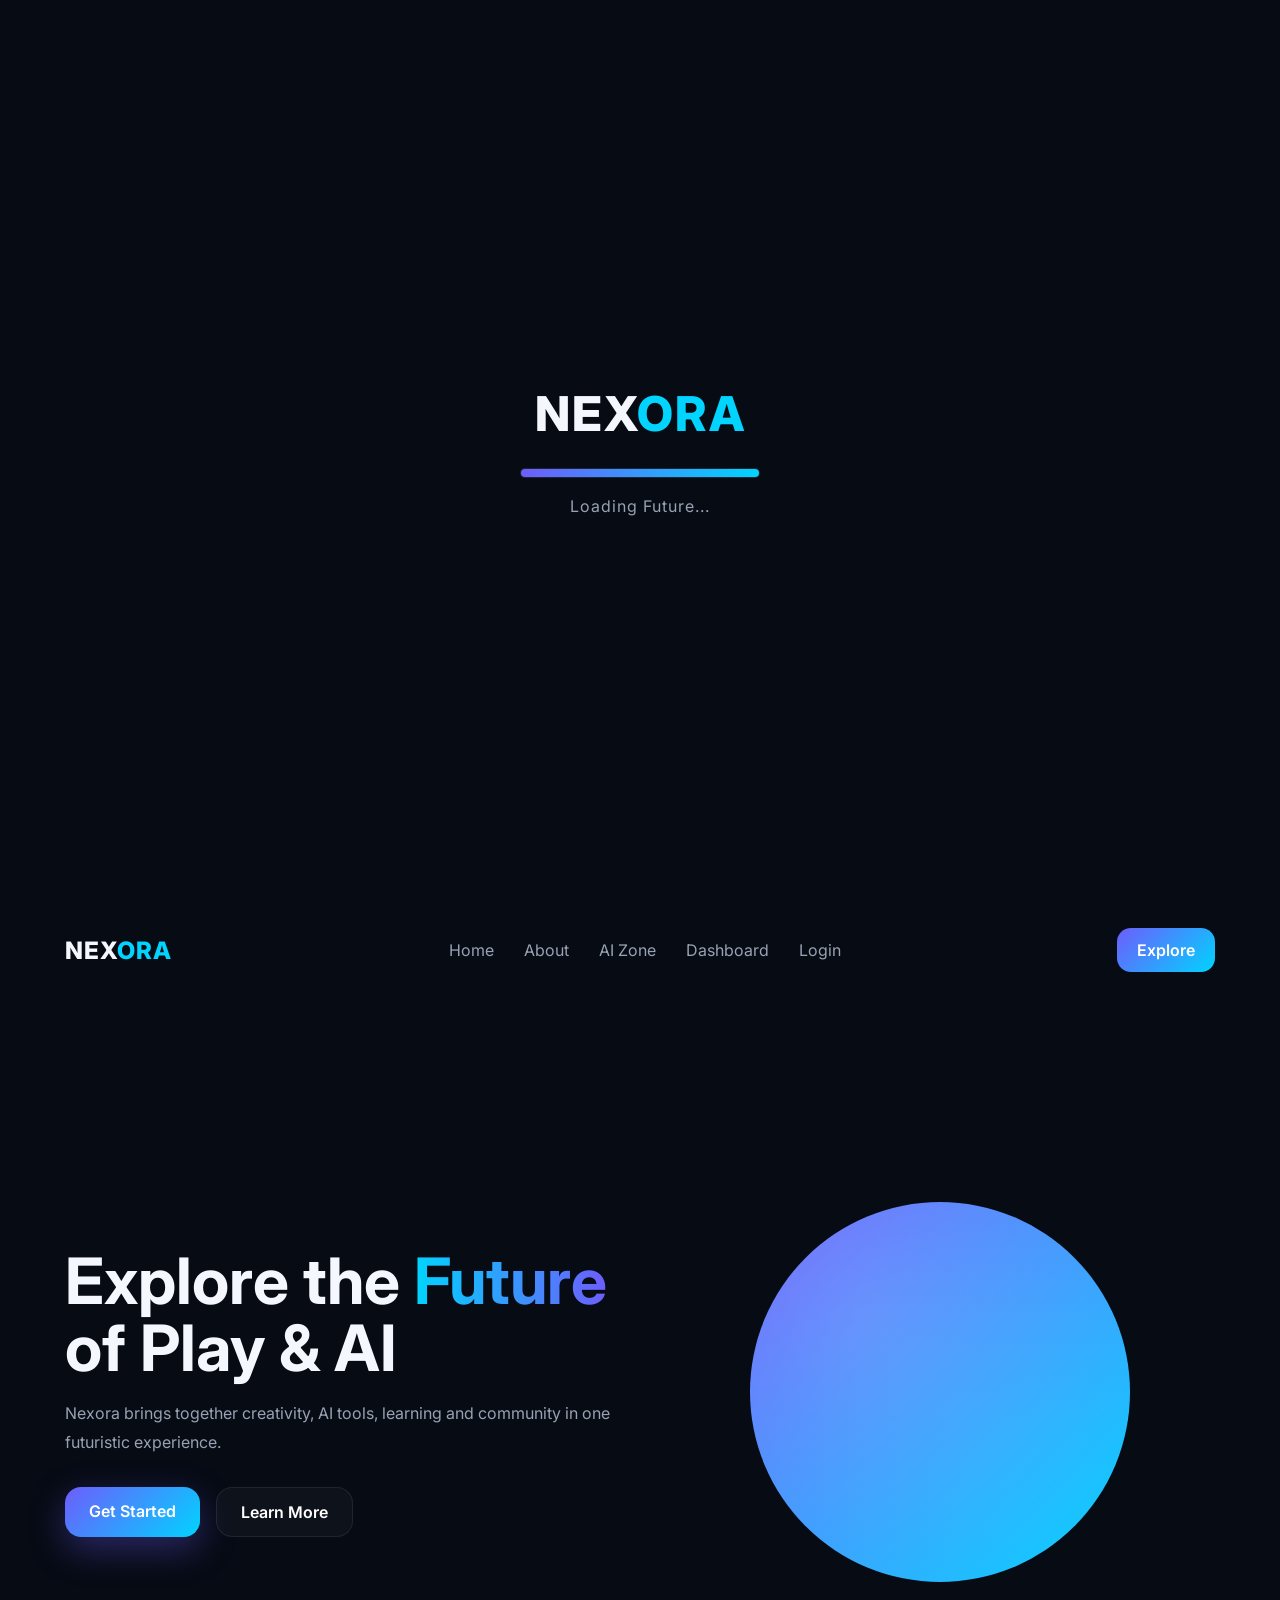
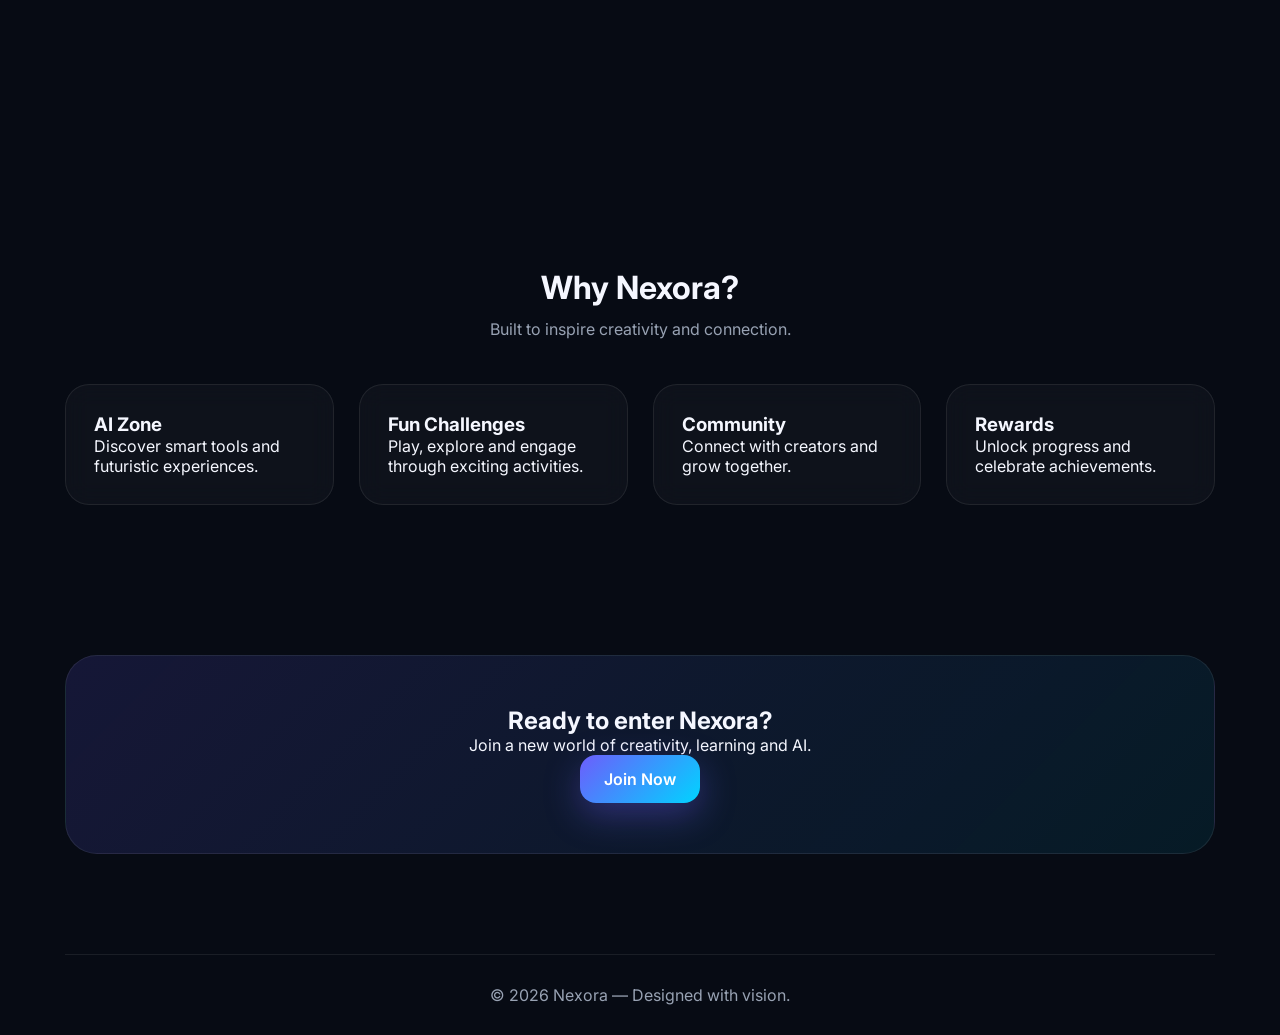
<file: index.html>
<!DOCTYPE html>
<html lang="en">
<head>
<meta charset="UTF-8">
<meta name="viewport" content="width=device-width, initial-scale=1.0">

<title>Nexora | Play, Learn, Create</title>
<meta name="description" content="Nexora - Explore AI, Play, Learn and Connect.">

<link rel="preconnect" href="https://fonts.googleapis.com">
<link rel="preconnect" href="https://fonts.gstatic.com" crossorigin>

<link href="https://fonts.googleapis.com/css2?family=Inter:wght@300;400;500;700;800&display=swap" rel="stylesheet">

<!-- MAIN CSS -->
<link rel="stylesheet" href="style.css">

<style>
*{
    margin:0;
    padding:0;
    box-sizing:border-box;
}

:root{
    --bg:#070b14;
    --card:#101827;
    --text:#f5f7ff;
    --muted:#98a2b3;
    --primary:#6d5dfc;
    --secondary:#00d4ff;
    --border:rgba(255,255,255,.08);
}

body{
    font-family:'Inter',sans-serif;
    background:var(--bg);
    color:var(--text);
    overflow-x:hidden;
}

body::before{
    content:"";
    position:fixed;
    inset:0;
    background:
    radial-gradient(circle at 20% 20%, rgba(109,93,252,.18), transparent 30%),
    radial-gradient(circle at 80% 30%, rgba(0,212,255,.12), transparent 25%);
    z-index:-1;
}

.container{
    width:min(1150px,92%);
    margin:auto;
}

/* NAV */

nav{
    display:flex;
    justify-content:space-between;
    align-items:center;
    padding:24px 0;
}

.logo{
    font-size:1.5rem;
    font-weight:800;
    letter-spacing:1px;
}

.logo span{
    color:var(--secondary);
}

.nav-links{
    display:flex;
    gap:30px;
}

.nav-links a{
    color:var(--muted);
    text-decoration:none;
    transition:.3s;
}

.nav-links a:hover{
    color:white;
}

.nav-btn{
    padding:12px 20px;
    border:none;
    border-radius:14px;
    background:linear-gradient(135deg,var(--primary),var(--secondary));
    color:white;
    font-weight:600;
    cursor:pointer;
}

/* HERO */

.hero{
    min-height:88vh;
    display:grid;
    grid-template-columns:1fr 1fr;
    align-items:center;
    gap:50px;
}

.hero-text h1{
    font-size:4rem;
    line-height:1.05;
    margin-bottom:18px;
}

.hero-text h1 span{
    background:linear-gradient(90deg,var(--secondary),var(--primary));
    -webkit-background-clip:text;
    -webkit-text-fill-color:transparent;
}

.hero-text p{
    color:var(--muted);
    line-height:1.8;
    margin-bottom:30px;
}

.hero-buttons{
    display:flex;
    gap:16px;
}

.btn{
    padding:14px 24px;
    border-radius:16px;
    text-decoration:none;
    font-weight:600;
}

.primary{
    background:linear-gradient(135deg,var(--primary),var(--secondary));
    color:white;
}

.secondary{
    border:1px solid var(--border);
    color:white;
    background:rgba(255,255,255,.03);
}

.visual{
    display:flex;
    justify-content:center;
}

.orb{
    width:380px;
    height:380px;
    border-radius:50%;
    background:
    radial-gradient(circle at 30% 30%, rgba(255,255,255,.15), transparent),
    linear-gradient(135deg,var(--primary),var(--secondary));
}

.features{
    padding:80px 0;
}

.cards{
    display:grid;
    grid-template-columns:repeat(auto-fit,minmax(250px,1fr));
    gap:25px;
}

.card{
    background:rgba(255,255,255,.03);
    border:1px solid var(--border);
    border-radius:24px;
    padding:28px;
}

.cta{
    padding:70px 0 100px;
}

.cta-box{
    border:1px solid var(--border);
    border-radius:32px;
    padding:50px;
    text-align:center;
}

footer{
    padding:30px 0;
    text-align:center;
    border-top:1px solid var(--border);
    color:var(--muted);
}
</style>
</head>

<body>

<!-- PARTICLES -->
<canvas id="particles"></canvas>

<!-- LOADER -->
<div id="loader">
    <div class="loader-content">
        <h1 class="loader-logo">
            NEX<span>ORA</span>
        </h1>

        <div class="loader-bar">
            <div class="loader-progress"></div>
        </div>

        <p>Loading Future...</p>
    </div>
</div>

<div class="container">

<nav>

    <div class="logo">
        NEX<span>ORA</span>
    </div>

    <div class="nav-links">
        <a href="index.html">Home</a>
        <a href="about.html">About</a>
        <a href="ai-zone.html">AI Zone</a>
        <a href="dashboard.html">Dashboard</a>
        <a href="login.html">Login</a>
    </div>

    <a href="login.html" class="nav-btn">
        Explore
    </a>

</nav>

<section class="hero">

    <div class="hero-text">

        <h1>
            Explore the
            <span>Future</span><br>
            of Play & AI
        </h1>

        <p>
            Nexora brings together creativity, AI tools,
            learning and community in one futuristic experience.
        </p>

        <div class="hero-buttons">

            <a href="login.html"
               class="btn primary">
               Get Started
            </a>

            <a href="about.html"
               class="btn secondary">
               Learn More
            </a>

        </div>

    </div>

    <div class="visual">
        <div class="orb"></div>
    </div>

</section>

<section class="features">

    <h2 class="section-title">
        Why Nexora?
    </h2>

    <p class="section-sub">
        Built to inspire creativity and connection.
    </p>

    <div class="cards">

        <div class="card">
            <h3>AI Zone</h3>
            <p>Discover smart tools and futuristic experiences.</p>
        </div>

        <div class="card">
            <h3>Fun Challenges</h3>
            <p>Play, explore and engage through exciting activities.</p>
        </div>

        <div class="card">
            <h3>Community</h3>
            <p>Connect with creators and grow together.</p>
        </div>

        <div class="card">
            <h3>Rewards</h3>
            <p>Unlock progress and celebrate achievements.</p>
        </div>

    </div>

</section>

<section class="cta">

    <div class="cta-box">

        <h2>Ready to enter Nexora?</h2>

        <p>
            Join a new world of creativity,
            learning and AI.
        </p>

        <a href="login.html"
           class="btn primary">
           Join Now
        </a>

    </div>

</section>

<footer>
    © 2026 Nexora — Designed with vision.
</footer>

</div>

<!-- JAVASCRIPT FILES -->
<script src="script.js"></script>
<script src="loader.js"></script>
<script src="particles.js"></script>

</body>
</html>
</file>
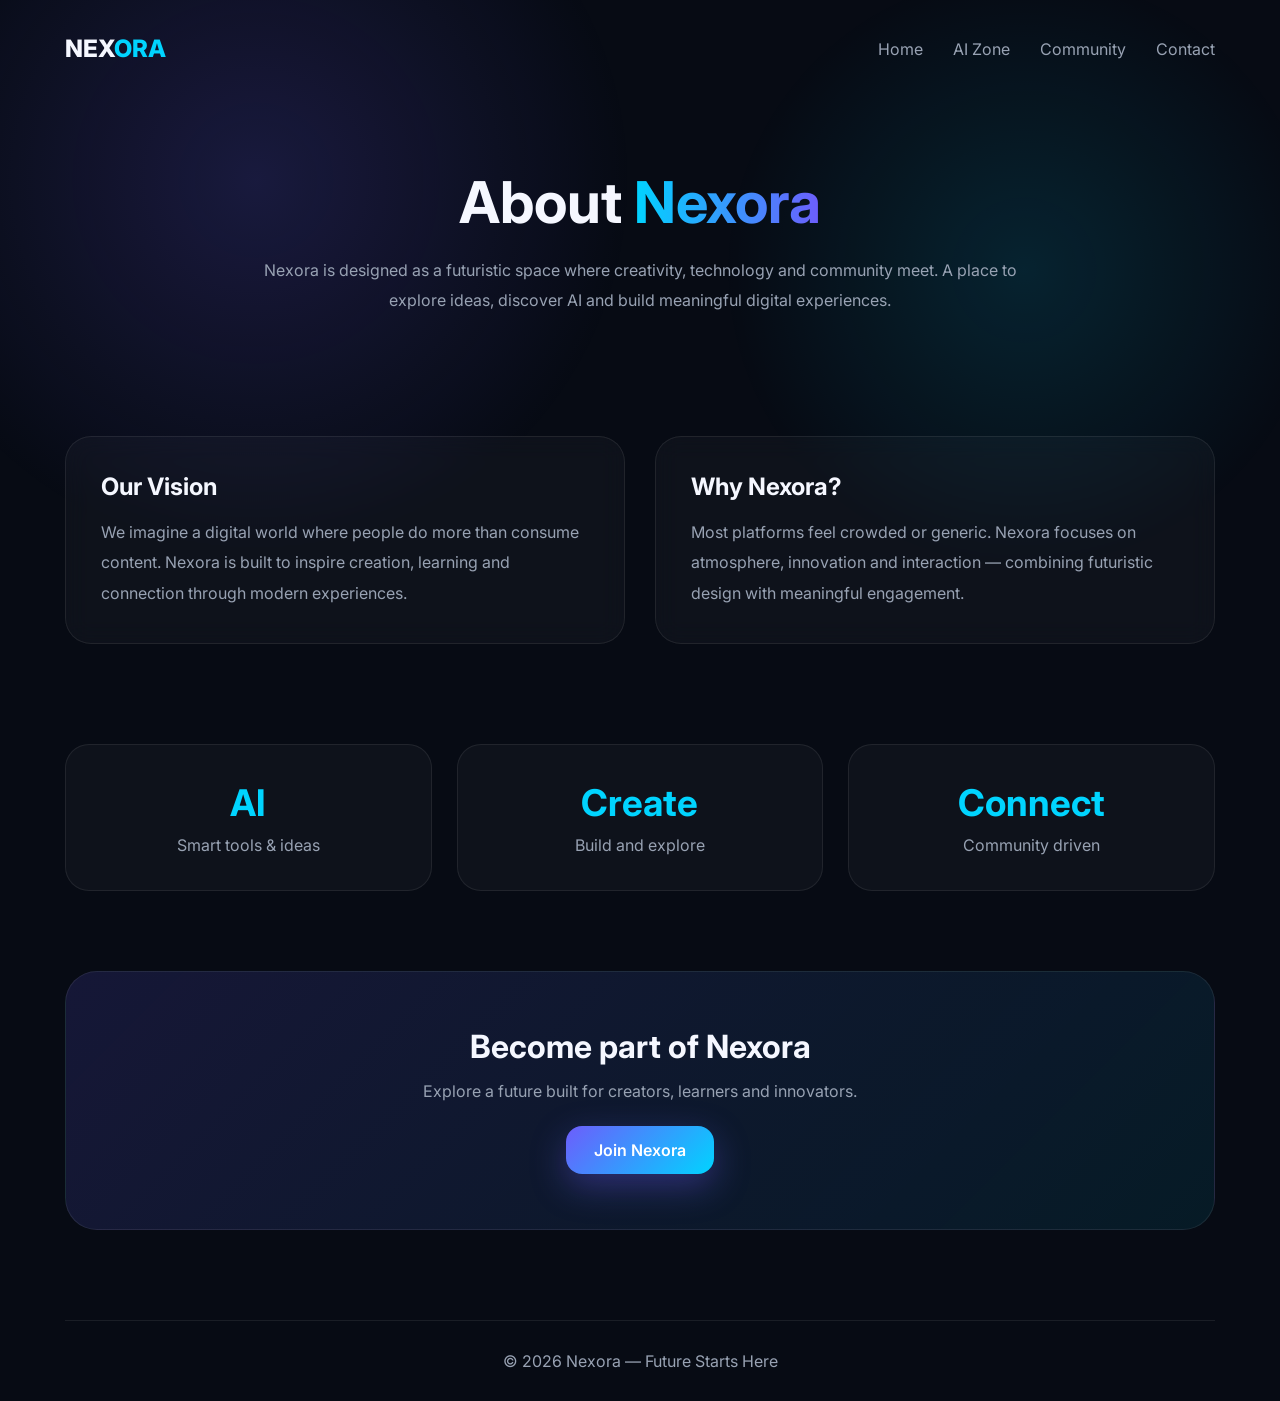
<file: about.html>
<!DOCTYPE html>
<html lang="en">
<head>
<meta charset="UTF-8">
<meta name="viewport" content="width=device-width, initial-scale=1.0">

<title>About | Nexora</title>

<link rel="preconnect" href="https://fonts.googleapis.com">
<link rel="preconnect" href="https://fonts.gstatic.com" crossorigin>

<link href="https://fonts.googleapis.com/css2?family=Inter:wght@300;400;500;700;800&display=swap" rel="stylesheet">

<style>

*{
    margin:0;
    padding:0;
    box-sizing:border-box;
}

:root{
    --bg:#070b14;
    --card:#101827;
    --text:#f5f7ff;
    --muted:#98a2b3;
    --primary:#6d5dfc;
    --secondary:#00d4ff;
    --border:rgba(255,255,255,.08);
}

body{
    font-family:'Inter',sans-serif;
    background:var(--bg);
    color:var(--text);
    overflow-x:hidden;
}

body::before{
    content:"";
    position:fixed;
    inset:0;
    background:
    radial-gradient(circle at 20% 20%, rgba(109,93,252,.18), transparent 30%),
    radial-gradient(circle at 80% 30%, rgba(0,212,255,.12), transparent 25%);
    z-index:-1;
}

.container{
    width:min(1150px,92%);
    margin:auto;
}

/* NAV */

nav{
    display:flex;
    justify-content:space-between;
    align-items:center;
    padding:24px 0;
}

.logo{
    font-size:1.5rem;
    font-weight:800;
}

.logo span{
    color:var(--secondary);
}

.nav-links{
    display:flex;
    gap:30px;
}

.nav-links a{
    color:var(--muted);
    text-decoration:none;
    transition:.3s;
}

.nav-links a:hover{
    color:white;
}

/* HERO */

.hero{
    padding:90px 0 60px;
    text-align:center;
}

.hero h1{
    font-size:3.6rem;
    margin-bottom:18px;
}

.hero span{
    background:linear-gradient(90deg,var(--secondary),var(--primary));
    -webkit-background-clip:text;
    -webkit-text-fill-color:transparent;
}

.hero p{
    color:var(--muted);
    max-width:760px;
    margin:auto;
    line-height:1.9;
}

/* STORY */

.story{
    display:grid;
    grid-template-columns:1fr 1fr;
    gap:30px;
    padding:60px 0;
}

.card{
    background:rgba(255,255,255,.03);
    border:1px solid var(--border);
    border-radius:26px;
    padding:35px;
    backdrop-filter:blur(12px);
    transition:.35s;
}

.card:hover{
    transform:translateY(-8px);
    box-shadow:0 20px 40px rgba(0,0,0,.35);
}

.card h2{
    margin-bottom:16px;
}

.card p{
    color:var(--muted);
    line-height:1.9;
}

/* STATS */

.stats{
    padding:40px 0 80px;
}

.stats-grid{
    display:grid;
    grid-template-columns:repeat(auto-fit,minmax(220px,1fr));
    gap:25px;
}

.stat{
    text-align:center;
    background:rgba(255,255,255,.03);
    border:1px solid var(--border);
    border-radius:24px;
    padding:35px;
}

.stat h3{
    font-size:2.3rem;
    margin-bottom:10px;
    color:var(--secondary);
}

.stat p{
    color:var(--muted);
}

/* CTA */

.cta{
    padding-bottom:90px;
}

.cta-box{
    text-align:center;
    padding:55px;
    border-radius:32px;
    border:1px solid var(--border);
    background:
    linear-gradient(
        135deg,
        rgba(109,93,252,.15),
        rgba(0,212,255,.08)
    );
}

.cta-box h2{
    margin-bottom:15px;
    font-size:2rem;
}

.cta-box p{
    color:var(--muted);
    margin-bottom:25px;
}

.btn{
    display:inline-block;
    text-decoration:none;
    color:white;
    font-weight:600;
    padding:14px 28px;
    border-radius:16px;
    background:linear-gradient(
        135deg,
        var(--primary),
        var(--secondary)
    );
    box-shadow:0 12px 35px rgba(109,93,252,.35);
}

/* FOOTER */

footer{
    padding:30px 0;
    text-align:center;
    color:var(--muted);
    border-top:1px solid var(--border);
}

@media(max-width:900px){

    .story{
        grid-template-columns:1fr;
    }

    .hero h1{
        font-size:2.7rem;
    }

    .nav-links{
        display:none;
    }
}

</style>
</head>
<body>

<div class="container">

<nav>
    <div class="logo">
        NEX<span>ORA</span>
    </div>

    <div class="nav-links">
        <a href="index.html">Home</a>
        <a href="#">AI Zone</a>
        <a href="#">Community</a>
        <a href="#">Contact</a>
    </div>
</nav>

<section class="hero">

    <h1>About <span>Nexora</span></h1>

    <p>
        Nexora is designed as a futuristic space where
        creativity, technology and community meet.
        A place to explore ideas, discover AI and
        build meaningful digital experiences.
    </p>

</section>

<section class="story">

    <div class="card">
        <h2>Our Vision</h2>
        <p>
            We imagine a digital world where people
            do more than consume content. Nexora is
            built to inspire creation, learning and
            connection through modern experiences.
        </p>
    </div>

    <div class="card">
        <h2>Why Nexora?</h2>
        <p>
            Most platforms feel crowded or generic.
            Nexora focuses on atmosphere, innovation
            and interaction — combining futuristic
            design with meaningful engagement.
        </p>
    </div>

</section>

<section class="stats">

    <div class="stats-grid">

        <div class="stat">
            <h3>AI</h3>
            <p>Smart tools & ideas</p>
        </div>

        <div class="stat">
            <h3>Create</h3>
            <p>Build and explore</p>
        </div>

        <div class="stat">
            <h3>Connect</h3>
            <p>Community driven</p>
        </div>

    </div>

</section>

<section class="cta">

    <div class="cta-box">

        <h2>Become part of Nexora</h2>

        <p>
            Explore a future built for creators,
            learners and innovators.
        </p>

        <a href="#" class="btn">Join Nexora</a>

    </div>

</section>

<footer>
    © 2026 Nexora — Future Starts Here
</footer>

</div>

<script src="script.js"></script>

</body>
</html>
</file>
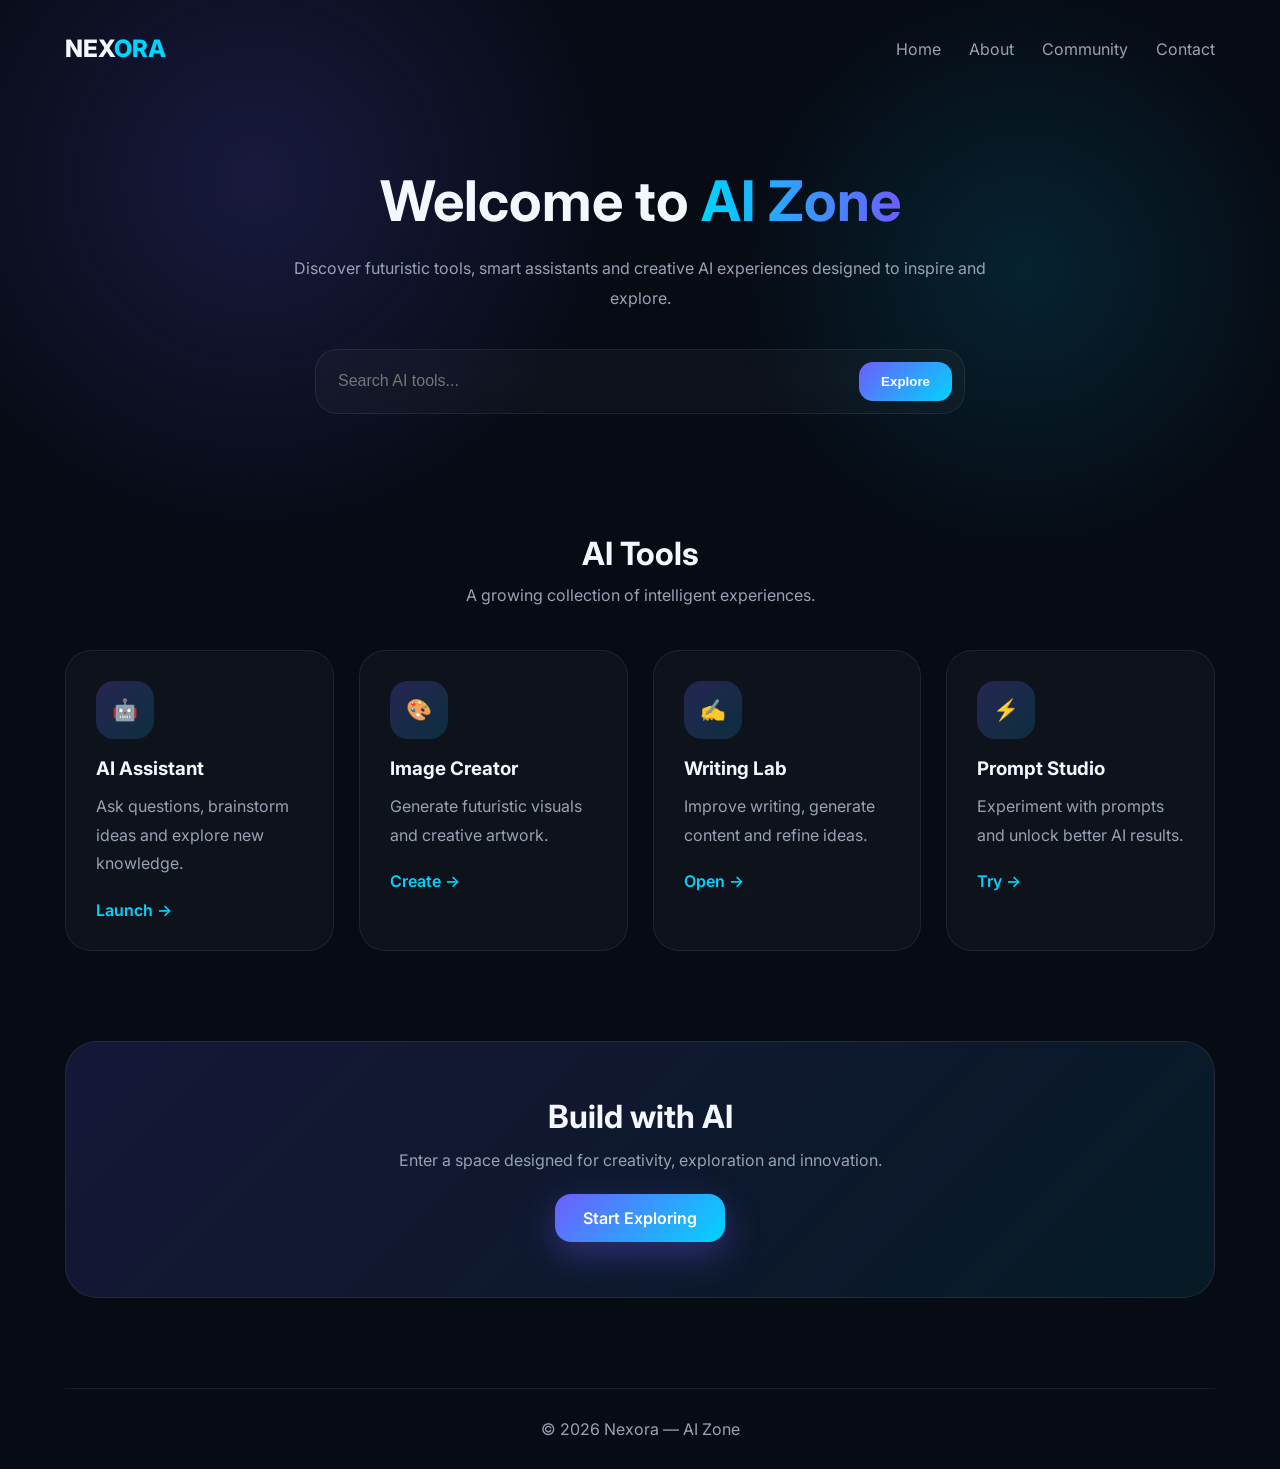
<file: ai-zone.html>
<!DOCTYPE html>
<html lang="en">
<head>
<meta charset="UTF-8">
<meta name="viewport" content="width=device-width, initial-scale=1.0">

<title>AI Zone | Nexora</title>

<link rel="preconnect" href="https://fonts.googleapis.com">
<link rel="preconnect" href="https://fonts.gstatic.com" crossorigin>

<link href="https://fonts.googleapis.com/css2?family=Inter:wght@300;400;500;700;800&display=swap" rel="stylesheet">

<style>

*{
    margin:0;
    padding:0;
    box-sizing:border-box;
}

:root{
    --bg:#070b14;
    --card:#101827;
    --text:#f5f7ff;
    --muted:#98a2b3;
    --primary:#6d5dfc;
    --secondary:#00d4ff;
    --border:rgba(255,255,255,.08);
}

body{
    font-family:'Inter',sans-serif;
    background:var(--bg);
    color:var(--text);
    overflow-x:hidden;
}

body::before{
    content:"";
    position:fixed;
    inset:0;
    background:
    radial-gradient(circle at 20% 20%, rgba(109,93,252,.18), transparent 30%),
    radial-gradient(circle at 80% 30%, rgba(0,212,255,.12), transparent 25%);
    z-index:-1;
}

.container{
    width:min(1150px,92%);
    margin:auto;
}

/* NAV */

nav{
    display:flex;
    justify-content:space-between;
    align-items:center;
    padding:24px 0;
}

.logo{
    font-size:1.5rem;
    font-weight:800;
}

.logo span{
    color:var(--secondary);
}

.nav-links{
    display:flex;
    gap:28px;
}

.nav-links a{
    color:var(--muted);
    text-decoration:none;
    transition:.3s;
}

.nav-links a:hover{
    color:white;
}

/* HERO */

.hero{
    text-align:center;
    padding:90px 0 50px;
}

.hero h1{
    font-size:3.5rem;
    margin-bottom:18px;
}

.hero span{
    background:linear-gradient(90deg,var(--secondary),var(--primary));
    -webkit-background-clip:text;
    -webkit-text-fill-color:transparent;
}

.hero p{
    color:var(--muted);
    max-width:720px;
    margin:auto;
    line-height:1.9;
    margin-bottom:35px;
}

/* SEARCH */

.search-box{
    max-width:650px;
    margin:auto;
    display:flex;
    gap:12px;
    background:rgba(255,255,255,.03);
    border:1px solid var(--border);
    border-radius:22px;
    padding:12px;
    backdrop-filter:blur(10px);
}

.search-box input{
    flex:1;
    background:transparent;
    border:none;
    outline:none;
    color:white;
    font-size:1rem;
    padding:10px;
}

.search-box button{
    border:none;
    padding:12px 22px;
    border-radius:14px;
    color:white;
    cursor:pointer;
    font-weight:600;
    background:linear-gradient(
        135deg,
        var(--primary),
        var(--secondary)
    );
}

/* TOOLS */

.tools{
    padding:70px 0 90px;
}

.section-title{
    text-align:center;
    font-size:2rem;
    margin-bottom:12px;
}

.section-sub{
    text-align:center;
    color:var(--muted);
    margin-bottom:45px;
}

.cards{
    display:grid;
    grid-template-columns:repeat(auto-fit,minmax(260px,1fr));
    gap:25px;
}

.card{
    background:rgba(255,255,255,.03);
    border:1px solid var(--border);
    border-radius:26px;
    padding:30px;
    transition:.35s;
    backdrop-filter:blur(10px);
}

.card:hover{
    transform:translateY(-8px);
    border-color:rgba(0,212,255,.2);
    box-shadow:0 20px 40px rgba(0,0,0,.35);
}

.icon{
    width:58px;
    height:58px;
    border-radius:18px;
    margin-bottom:18px;
    display:flex;
    align-items:center;
    justify-content:center;
    font-size:1.3rem;
    background:linear-gradient(
        135deg,
        rgba(109,93,252,.25),
        rgba(0,212,255,.15)
    );
}

.card h3{
    margin-bottom:12px;
}

.card p{
    color:var(--muted);
    line-height:1.8;
    margin-bottom:22px;
}

.card a{
    text-decoration:none;
    color:var(--secondary);
    font-weight:600;
}

/* CTA */

.cta{
    padding-bottom:90px;
}

.cta-box{
    text-align:center;
    padding:55px;
    border-radius:32px;
    border:1px solid var(--border);
    background:
    linear-gradient(
        135deg,
        rgba(109,93,252,.15),
        rgba(0,212,255,.08)
    );
}

.cta-box h2{
    font-size:2rem;
    margin-bottom:14px;
}

.cta-box p{
    color:var(--muted);
    margin-bottom:24px;
}

.btn{
    display:inline-block;
    text-decoration:none;
    color:white;
    padding:14px 28px;
    border-radius:16px;
    font-weight:600;
    background:linear-gradient(
        135deg,
        var(--primary),
        var(--secondary)
    );
    box-shadow:0 12px 35px rgba(109,93,252,.35);
}

/* FOOTER */

footer{
    padding:30px 0;
    text-align:center;
    color:var(--muted);
    border-top:1px solid var(--border);
}

@media(max-width:900px){

    .hero h1{
        font-size:2.7rem;
    }

    .nav-links{
        display:none;
    }

    .search-box{
        flex-direction:column;
    }
}

</style>
</head>
<body>

<div class="container">

<nav>

    <div class="logo">
        NEX<span>ORA</span>
    </div>

    <div class="nav-links">
        <a href="index.html">Home</a>
        <a href="about.html">About</a>
        <a href="#">Community</a>
        <a href="#">Contact</a>
    </div>

</nav>

<section class="hero">

    <h1>Welcome to <span>AI Zone</span></h1>

    <p>
        Discover futuristic tools, smart assistants and
        creative AI experiences designed to inspire and explore.
    </p>

    <div class="search-box">
        <input type="text" placeholder="Search AI tools...">
        <button>Explore</button>
    </div>

</section>

<section class="tools">

    <h2 class="section-title">AI Tools</h2>

    <p class="section-sub">
        A growing collection of intelligent experiences.
    </p>

    <div class="cards">

        <div class="card">
            <div class="icon">🤖</div>
            <h3>AI Assistant</h3>
            <p>
                Ask questions, brainstorm ideas and explore new knowledge.
            </p>
            <a href="#">Launch →</a>
        </div>

        <div class="card">
            <div class="icon">🎨</div>
            <h3>Image Creator</h3>
            <p>
                Generate futuristic visuals and creative artwork.
            </p>
            <a href="#">Create →</a>
        </div>

        <div class="card">
            <div class="icon">✍️</div>
            <h3>Writing Lab</h3>
            <p>
                Improve writing, generate content and refine ideas.
            </p>
            <a href="#">Open →</a>
        </div>

        <div class="card">
            <div class="icon">⚡</div>
            <h3>Prompt Studio</h3>
            <p>
                Experiment with prompts and unlock better AI results.
            </p>
            <a href="#">Try →</a>
        </div>

    </div>

</section>

<section class="cta">

    <div class="cta-box">

        <h2>Build with AI</h2>

        <p>
            Enter a space designed for creativity, exploration and innovation.
        </p>

        <a href="#" class="btn">
            Start Exploring
        </a>

    </div>

</section>

<footer>
    © 2026 Nexora — AI Zone
</footer>

</div>

<script src="script.js"></script>

</body>
</html>
</file>
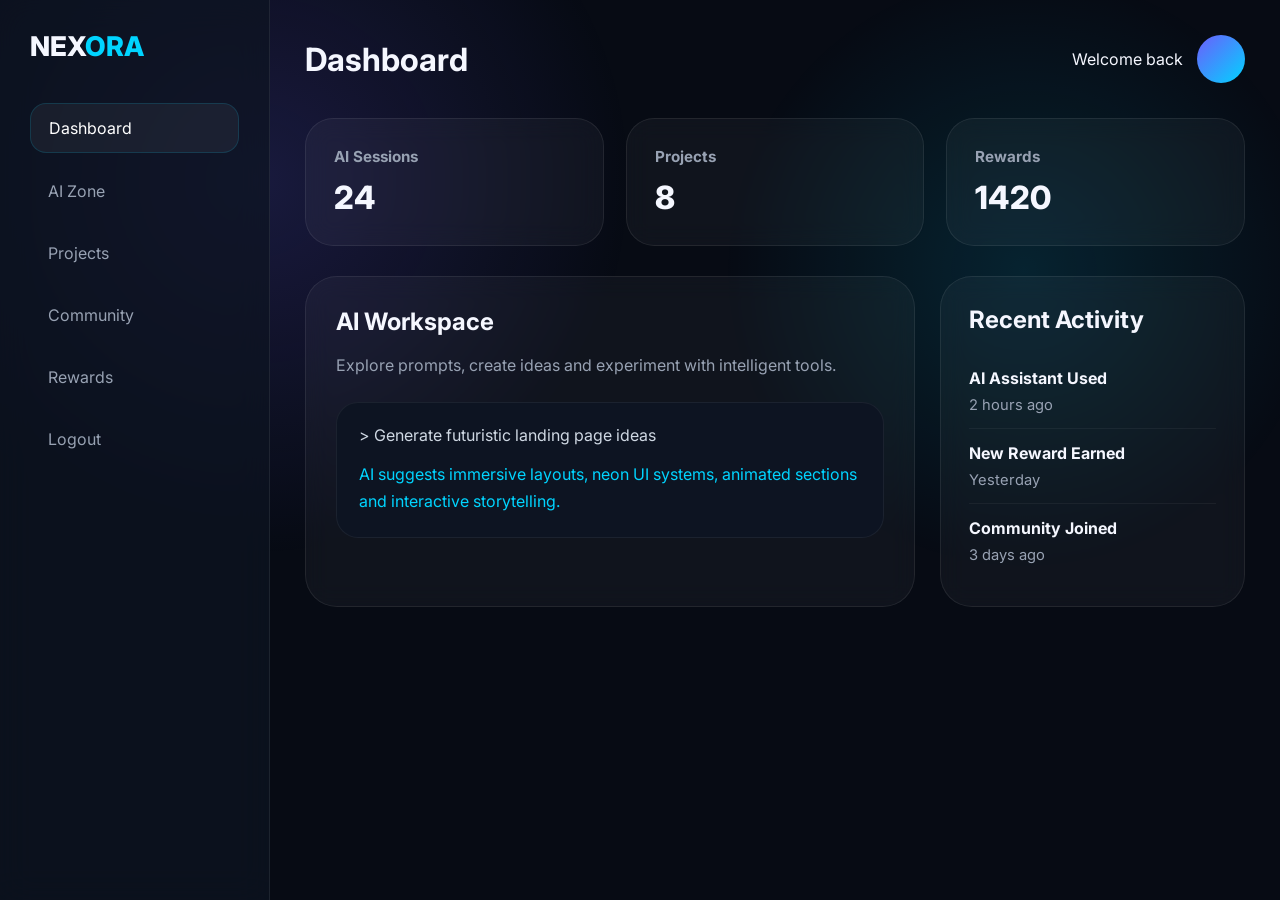
<file: dashboard.html>
<!DOCTYPE html>
<html lang="en">
<head>
<meta charset="UTF-8">
<meta name="viewport" content="width=device-width, initial-scale=1.0">

<title>Dashboard | Nexora</title>

<link rel="preconnect" href="https://fonts.googleapis.com">
<link rel="preconnect" href="https://fonts.gstatic.com" crossorigin>

<link href="https://fonts.googleapis.com/css2?family=Inter:wght@300;400;500;600;700;800&display=swap" rel="stylesheet">

<style>

*{
    margin:0;
    padding:0;
    box-sizing:border-box;
}

:root{
    --bg:#070b14;
    --sidebar:#0d1422;
    --card:rgba(255,255,255,.04);
    --text:#f5f7ff;
    --muted:#98a2b3;
    --primary:#6d5dfc;
    --secondary:#00d4ff;
    --border:rgba(255,255,255,.08);
}

body{
    font-family:'Inter',sans-serif;
    background:var(--bg);
    color:var(--text);
    min-height:100vh;
    overflow-x:hidden;
}

body::before{
    content:"";
    position:fixed;
    inset:0;
    background:
    radial-gradient(circle at 20% 20%, rgba(109,93,252,.18), transparent 30%),
    radial-gradient(circle at 80% 30%, rgba(0,212,255,.12), transparent 25%);
    z-index:-1;
}

.dashboard{
    display:grid;
    grid-template-columns:270px 1fr;
    min-height:100vh;
}

/* SIDEBAR */

.sidebar{
    background:rgba(13,20,34,.7);
    border-right:1px solid var(--border);
    padding:30px;
    backdrop-filter:blur(16px);
}

.logo{
    font-size:1.7rem;
    font-weight:800;
    margin-bottom:40px;
}

.logo span{
    color:var(--secondary);
}

.menu{
    display:flex;
    flex-direction:column;
    gap:14px;
}

.menu a{
    text-decoration:none;
    color:var(--muted);
    padding:14px 18px;
    border-radius:16px;
    transition:.3s;
}

.menu a:hover,
.menu a.active{
    background:rgba(255,255,255,.05);
    color:white;
    border:1px solid rgba(0,212,255,.15);
}

/* MAIN */

.main{
    padding:35px;
}

.topbar{
    display:flex;
    justify-content:space-between;
    align-items:center;
    margin-bottom:35px;
}

.topbar h1{
    font-size:2rem;
}

.user{
    display:flex;
    align-items:center;
    gap:14px;
}

.avatar{
    width:48px;
    height:48px;
    border-radius:50%;
    background:linear-gradient(
        135deg,
        var(--primary),
        var(--secondary)
    );
}

/* STATS */

.stats{
    display:grid;
    grid-template-columns:repeat(auto-fit,minmax(220px,1fr));
    gap:22px;
    margin-bottom:30px;
}

.card{
    background:var(--card);
    border:1px solid var(--border);
    border-radius:28px;
    padding:28px;
    backdrop-filter:blur(12px);
    transition:.35s;
}

.card:hover{
    transform:translateY(-7px);
    box-shadow:0 20px 45px rgba(0,0,0,.35);
}

.card h3{
    color:var(--muted);
    margin-bottom:12px;
    font-size:.95rem;
}

.value{
    font-size:2rem;
    font-weight:800;
}

/* GRID */

.grid{
    display:grid;
    grid-template-columns:2fr 1fr;
    gap:25px;
}

/* AI PANEL */

.ai-panel{
    background:var(--card);
    border:1px solid var(--border);
    border-radius:32px;
    padding:30px;
    backdrop-filter:blur(12px);
}

.ai-panel h2{
    margin-bottom:15px;
}

.ai-panel p{
    color:var(--muted);
    line-height:1.8;
    margin-bottom:22px;
}

.workspace{
    border-radius:22px;
    padding:22px;
    background:#0d1422;
    border:1px solid rgba(255,255,255,.06);
}

.prompt{
    color:#cfd8e3;
    margin-bottom:16px;
}

.response{
    color:var(--secondary);
    line-height:1.7;
}

/* ACTIVITY */

.activity{
    background:var(--card);
    border:1px solid var(--border);
    border-radius:32px;
    padding:28px;
    backdrop-filter:blur(12px);
}

.activity h2{
    margin-bottom:20px;
}

.item{
    padding:14px 0;
    border-bottom:1px solid rgba(255,255,255,.05);
}

.item:last-child{
    border:none;
}

.item strong{
    display:block;
    margin-bottom:6px;
}

.item span{
    color:var(--muted);
    font-size:.92rem;
}

/* MOBILE */

@media(max-width:1000px){

    .dashboard{
        grid-template-columns:1fr;
    }

    .sidebar{
        display:none;
    }

    .grid{
        grid-template-columns:1fr;
    }

    .topbar{
        flex-direction:column;
        gap:20px;
        align-items:flex-start;
    }
}

</style>
</head>
<body>

<div class="dashboard">

    <aside class="sidebar">

        <div class="logo">
            NEX<span>ORA</span>
        </div>

        <div class="menu">
            <a class="active" href="#">Dashboard</a>
            <a href="ai-zone.html">AI Zone</a>
            <a href="#">Projects</a>
            <a href="#">Community</a>
            <a href="#">Rewards</a>
            <a href="login.html">Logout</a>
        </div>

    </aside>

    <main class="main">

        <div class="topbar">

            <h1>Dashboard</h1>

            <div class="user">
                <span>Welcome back</span>
                <div class="avatar"></div>
            </div>

        </div>

        <section class="stats">

            <div class="card">
                <h3>AI Sessions</h3>
                <div class="value">24</div>
            </div>

            <div class="card">
                <h3>Projects</h3>
                <div class="value">8</div>
            </div>

            <div class="card">
                <h3>Rewards</h3>
                <div class="value">1420</div>
            </div>

        </section>

        <section class="grid">

            <div class="ai-panel">

                <h2>AI Workspace</h2>

                <p>
                    Explore prompts, create ideas and experiment with intelligent tools.
                </p>

                <div class="workspace">

                    <div class="prompt">
                        > Generate futuristic landing page ideas
                    </div>

                    <div class="response">
                        AI suggests immersive layouts, neon UI systems,
                        animated sections and interactive storytelling.
                    </div>

                </div>

            </div>

            <div class="activity">

                <h2>Recent Activity</h2>

                <div class="item">
                    <strong>AI Assistant Used</strong>
                    <span>2 hours ago</span>
                </div>

                <div class="item">
                    <strong>New Reward Earned</strong>
                    <span>Yesterday</span>
                </div>

                <div class="item">
                    <strong>Community Joined</strong>
                    <span>3 days ago</span>
                </div>

            </div>

        </section>

    </main>

</div>

<script src="script.js"></script>

</body>
</html>
</file>
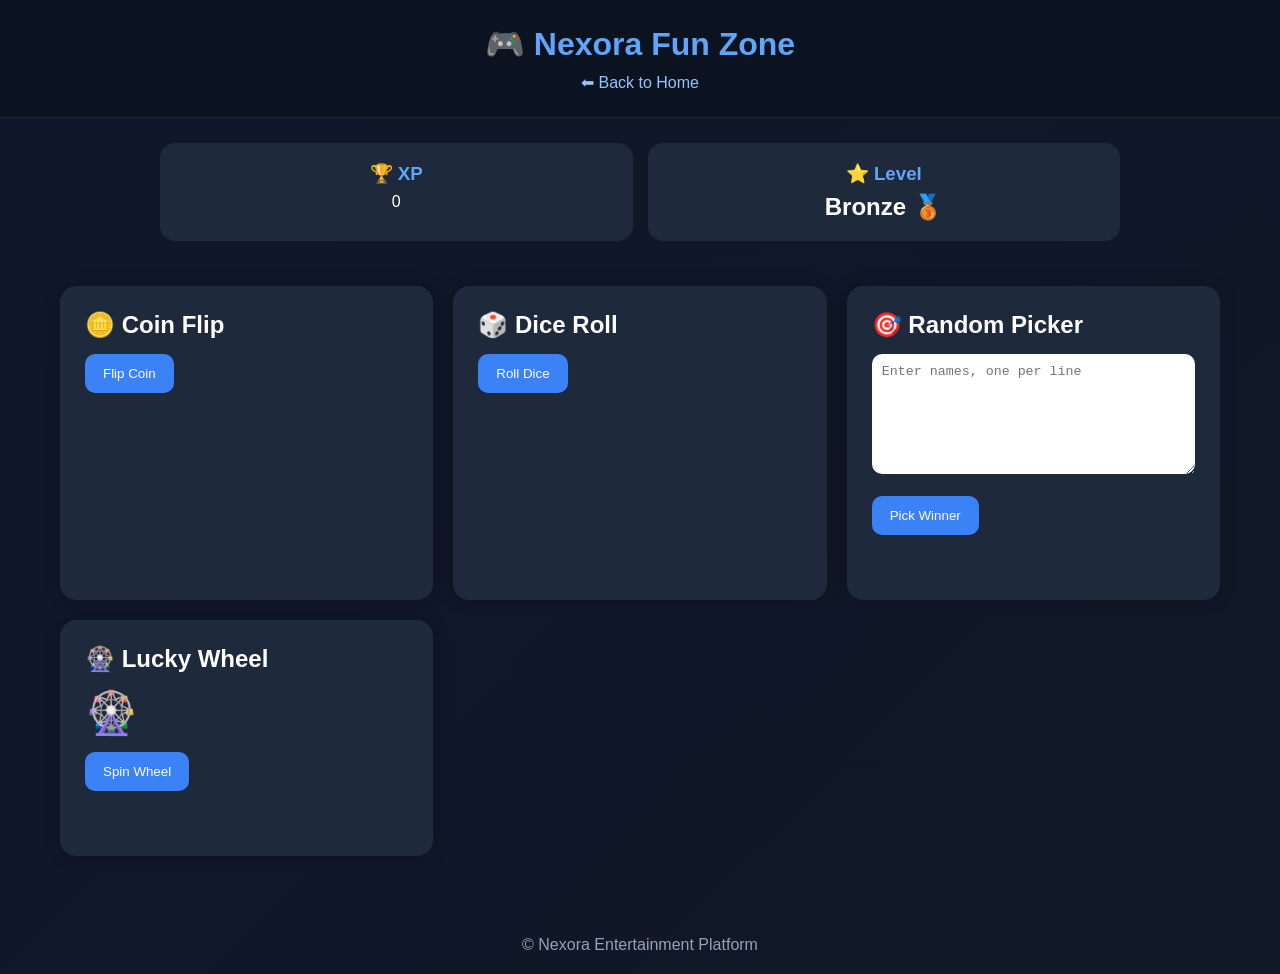
<file: fun.html>
<!DOCTYPE html>
<html lang="en">
<head>
<meta charset="UTF-8">
<meta name="viewport" content="width=device-width, initial-scale=1.0">
<title>Nexora - Fun Zone</title>

<style>

*{
    margin:0;
    padding:0;
    box-sizing:border-box;
}

body{
    font-family:Segoe UI,Arial,sans-serif;
    background:linear-gradient(135deg,#0f172a,#111827);
    color:white;
    min-height:100vh;
}

header{
    background:#0b1220;
    padding:25px;
    text-align:center;
    border-bottom:1px solid #1f2937;
}

header h1{
    color:#60a5fa;
    margin-bottom:10px;
}

header a{
    color:#93c5fd;
    text-decoration:none;
}

.stats{
    max-width:1000px;
    margin:25px auto;
    display:grid;
    grid-template-columns:repeat(auto-fit,minmax(220px,1fr));
    gap:15px;
    padding:0 20px;
}

.stat-card{
    background:#1e293b;
    padding:20px;
    border-radius:15px;
    text-align:center;
}

.stat-card h3{
    color:#60a5fa;
    margin-bottom:8px;
}

.container{
    max-width:1200px;
    margin:auto;
    padding:20px;
    display:grid;
    grid-template-columns:repeat(auto-fit,minmax(280px,1fr));
    gap:20px;
}

.card{
    background:#1e293b;
    padding:25px;
    border-radius:16px;
    box-shadow:0 0 15px rgba(0,0,0,.25);
}

.card h2{
    margin-bottom:15px;
}

button{
    background:#3b82f6;
    color:white;
    border:none;
    padding:12px 18px;
    border-radius:10px;
    cursor:pointer;
    transition:.2s;
}

button:hover{
    transform:translateY(-2px);
}

.result{
    margin-top:15px;
    min-height:25px;
    font-size:18px;
    color:#22c55e;
}

textarea{
    width:100%;
    min-height:120px;
    padding:10px;
    border-radius:10px;
    border:none;
    resize:vertical;
}

.wheel{
    font-size:42px;
    margin:15px 0;
}

footer{
    margin-top:40px;
    text-align:center;
    padding:20px;
    color:#94a3b8;
}

.level{
    font-size:24px;
    font-weight:bold;
}

</style>
</head>

<body>

<header>
    <h1>🎮 Nexora Fun Zone</h1>
    <p><a href="index.html">⬅ Back to Home</a></p>
</header>

<div class="stats">

    <div class="stat-card">
        <h3>🏆 XP</h3>
        <div id="xp">0</div>
    </div>

    <div class="stat-card">
        <h3>⭐ Level</h3>
        <div class="level" id="level">Bronze</div>
    </div>

</div>

<div class="container">

    <div class="card">
        <h2>🪙 Coin Flip</h2>
        <button onclick="flipCoin()">Flip Coin</button>
        <div class="result" id="coinResult"></div>
    </div>

    <div class="card">
        <h2>🎲 Dice Roll</h2>
        <button onclick="rollDice()">Roll Dice</button>
        <div class="result" id="diceResult"></div>
    </div>

    <div class="card">
        <h2>🎯 Random Picker</h2>

        <textarea
        id="names"
        placeholder="Enter names, one per line"></textarea>

        <br><br>

        <button onclick="pickName()">Pick Winner</button>

        <div class="result" id="pickerResult"></div>
    </div>

    <div class="card">
        <h2>🎡 Lucky Wheel</h2>

        <div class="wheel" id="wheel">🎡</div>

        <button onclick="spinWheel()">Spin Wheel</button>

        <div class="result" id="wheelResult"></div>
    </div>

</div>

<footer>
    © Nexora Entertainment Platform
</footer>

<script>

let xp = Number(localStorage.getItem("nexora_xp")) || 0;

function updateLevel(){

    let level = "Bronze 🥉";

    if(xp >= 100) level = "Silver 🥈";
    if(xp >= 250) level = "Gold 🥇";
    if(xp >= 500) level = "Diamond 💎";
    if(xp >= 1000) level = "Master 👑";

    document.getElementById("level").innerText = level;
}

function updateXP(){
    document.getElementById("xp").innerText = xp;
    localStorage.setItem("nexora_xp", xp);
    updateLevel();
}

function addXP(amount){
    xp += amount;
    updateXP();
}

updateXP();

function flipCoin(){

    let result =
    Math.random() < 0.5
    ? "Heads 🪙"
    : "Tails 🪙";

    document.getElementById("coinResult").innerText =
    result;

    addXP(5);
}

function rollDice(){

    let dice =
    Math.floor(Math.random()*6)+1;

    document.getElementById("diceResult").innerText =
    "You rolled: " + dice;

    addXP(5);
}

function pickName(){

    let names =
    document.getElementById("names")
    .value
    .split("\n")
    .filter(n => n.trim() !== "");

    if(names.length === 0){
        alert("Please enter names.");
        return;
    }

    let winner =
    names[Math.floor(Math.random()*names.length)];

    document.getElementById("pickerResult").innerText =
    "Winner: " + winner;

    addXP(10);
}

function spinWheel(){

    const prizes = [
        "🔥 Jackpot",
        "🎁 Bonus",
        "⭐ Lucky Day",
        "💎 Reward",
        "😄 Try Again"
    ];

    let wheel =
    document.getElementById("wheel");

    let result =
    document.getElementById("wheelResult");

    let counter = 0;

    let interval = setInterval(() => {

        wheel.innerText =
        prizes[counter % prizes.length];

        counter++;

    },100);

    setTimeout(() => {

        clearInterval(interval);

        let prize =
        prizes[Math.floor(Math.random()*prizes.length)];

        wheel.innerText = "🎡";

        result.innerText = prize;

        addXP(15);

    },2000);
}

</script>

</body>
</html>
</file>
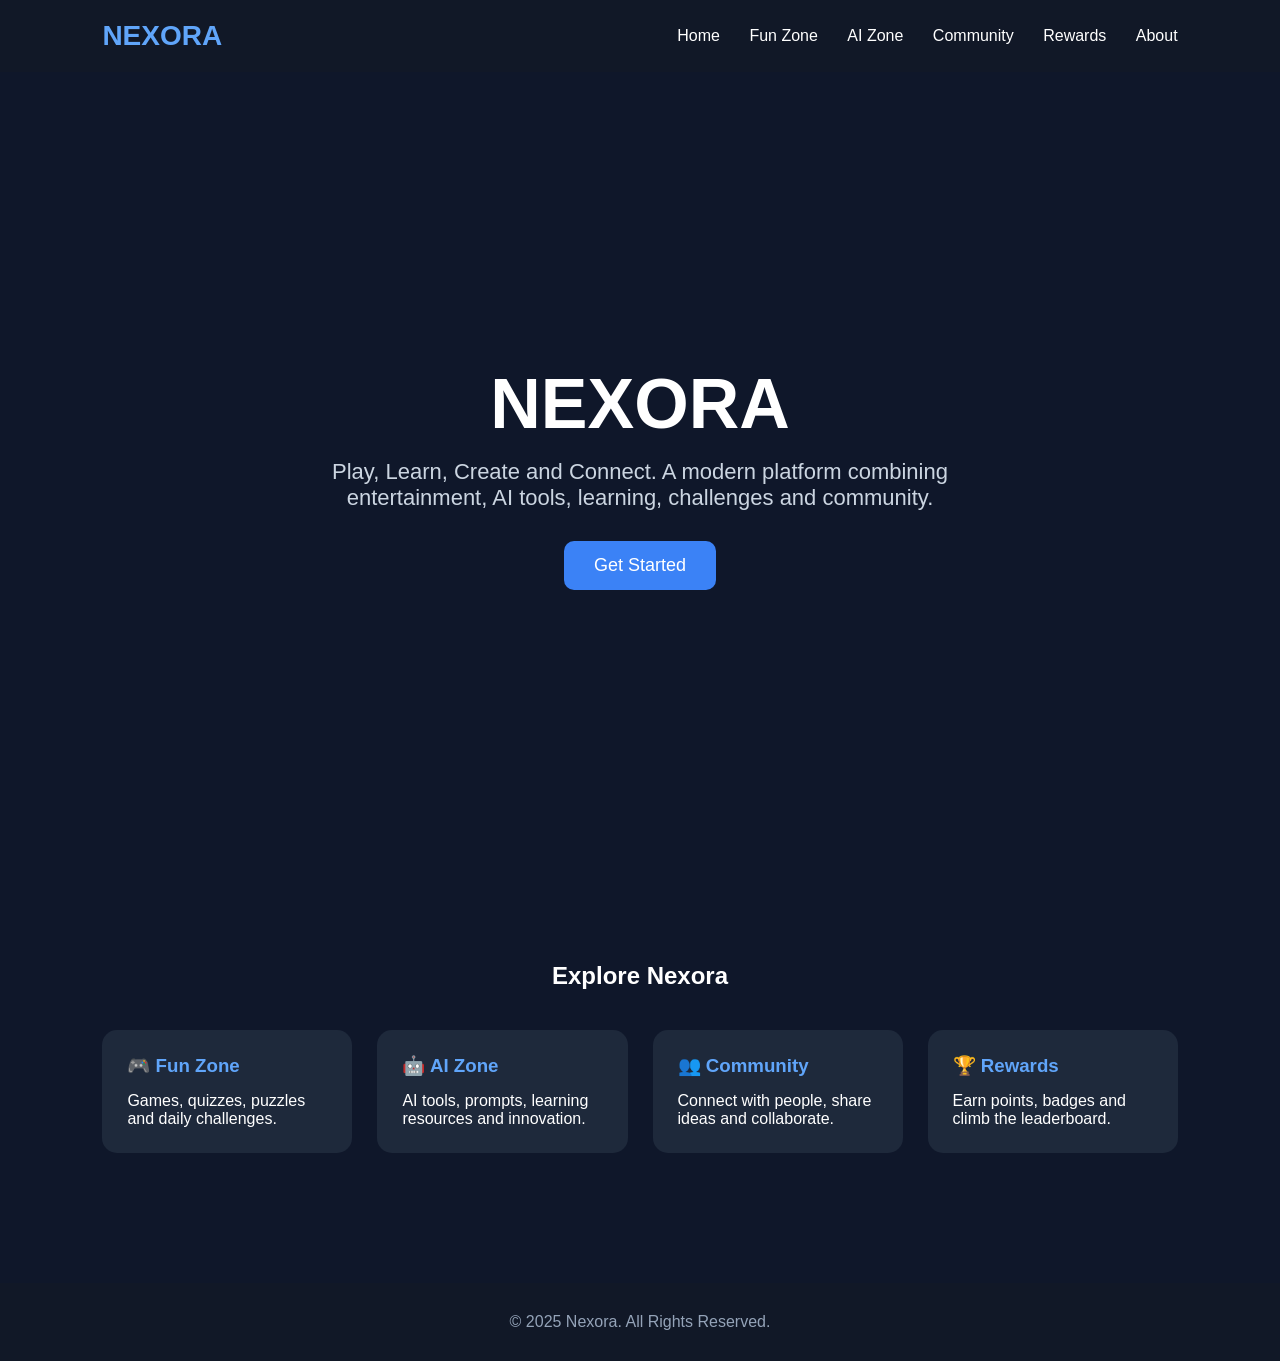
<file: indx.html>
<!DOCTYPE html>
<html lang="en">
<head>
<meta charset="UTF-8">
<meta name="viewport" content="width=device-width, initial-scale=1.0">

<title>Nexora - Play • Learn • Create</title>

<style>
*{
    margin:0;
    padding:0;
    box-sizing:border-box;
}

body{
    font-family:Segoe UI, Arial, sans-serif;
    background:#0f172a;
    color:white;
}

nav{
    display:flex;
    justify-content:space-between;
    align-items:center;
    padding:20px 8%;
    background:#111827;
}

.logo{
    font-size:28px;
    font-weight:bold;
    color:#60a5fa;
}

.menu a{
    color:white;
    text-decoration:none;
    margin-left:25px;
}

.hero{
    min-height:90vh;
    display:flex;
    flex-direction:column;
    justify-content:center;
    align-items:center;
    text-align:center;
    padding:20px;
}

.hero h1{
    font-size:70px;
    margin-bottom:15px;
}

.hero p{
    font-size:22px;
    color:#cbd5e1;
    max-width:700px;
}

.btn{
    margin-top:30px;
    padding:14px 30px;
    background:#3b82f6;
    border:none;
    border-radius:10px;
    color:white;
    font-size:18px;
    cursor:pointer;
}

.features{
    padding:80px 8%;
}

.features h2{
    text-align:center;
    margin-bottom:40px;
}

.grid{
    display:grid;
    grid-template-columns:repeat(auto-fit,minmax(250px,1fr));
    gap:25px;
}

.card{
    background:#1e293b;
    padding:25px;
    border-radius:15px;
}

.card h3{
    margin-bottom:15px;
    color:#60a5fa;
}

footer{
    text-align:center;
    padding:30px;
    margin-top:50px;
    background:#111827;
    color:#94a3b8;
}
</style>

</head>
<body>

<nav>
    <div class="logo">NEXORA</div>

    <div class="menu">
        <a href="#">Home</a>
        <a href="#">Fun Zone</a>
        <a href="#">AI Zone</a>
        <a href="#">Community</a>
        <a href="#">Rewards</a>
        <a href="#">About</a>
    </div>
</nav>

<section class="hero">
    <h1>NEXORA</h1>

    <p>
        Play, Learn, Create and Connect.
        A modern platform combining entertainment,
        AI tools, learning, challenges and community.
    </p>

    <button class="btn">Get Started</button>
</section>

<section class="features">

<h2>Explore Nexora</h2>

<div class="grid">

<div class="card">
<h3>🎮 Fun Zone</h3>
<p>Games, quizzes, puzzles and daily challenges.</p>
</div>

<div class="card">
<h3>🤖 AI Zone</h3>
<p>AI tools, prompts, learning resources and innovation.</p>
</div>

<div class="card">
<h3>👥 Community</h3>
<p>Connect with people, share ideas and collaborate.</p>
</div>

<div class="card">
<h3>🏆 Rewards</h3>
<p>Earn points, badges and climb the leaderboard.</p>
</div>

</div>

</section>

<footer>
    © 2025 Nexora. All Rights Reserved.
</footer>

</body>
</html>
</file>
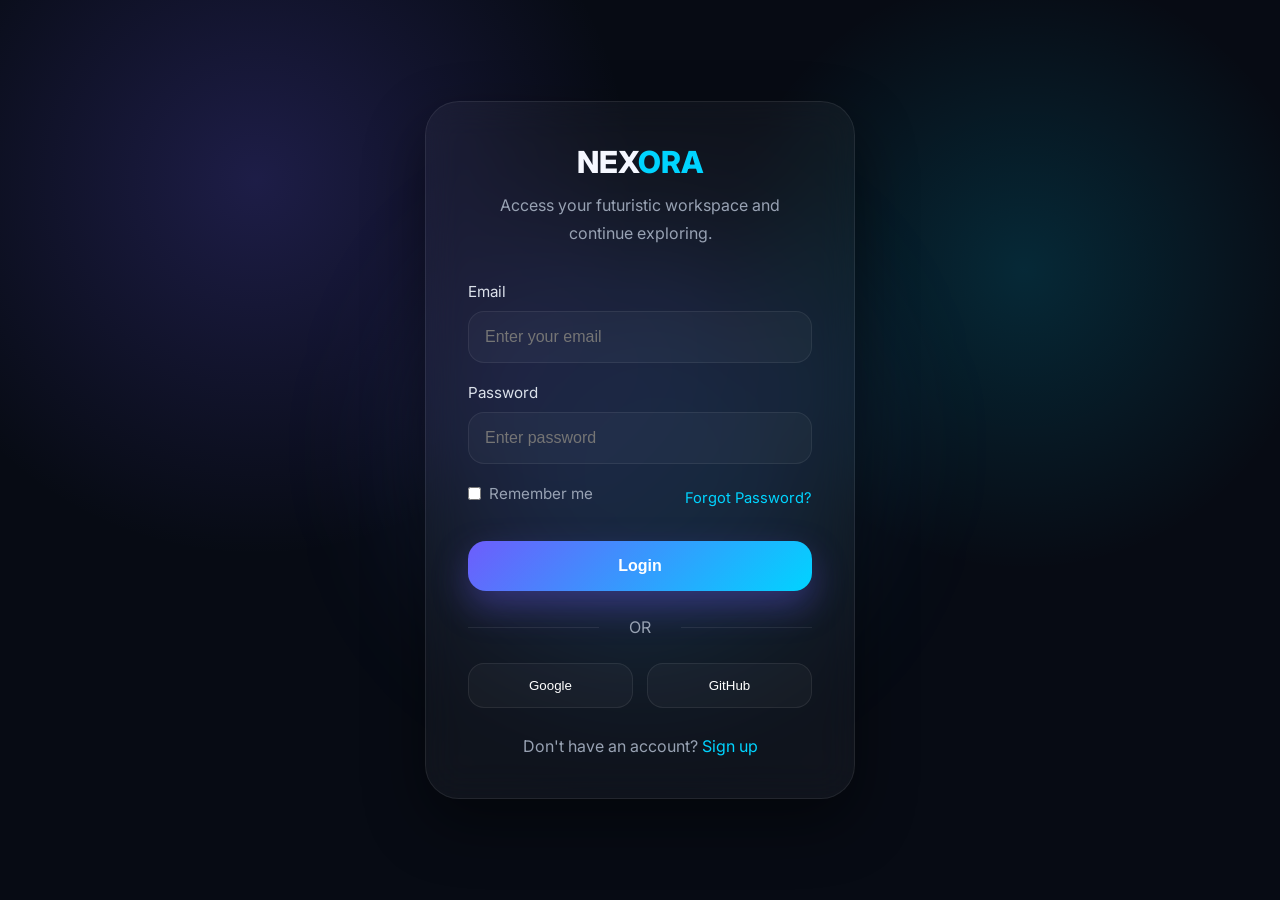
<file: login.html>
<!DOCTYPE html>
<html lang="en">
<head>
<meta charset="UTF-8">
<meta name="viewport" content="width=device-width, initial-scale=1.0">

<title>Login | Nexora</title>

<link rel="preconnect" href="https://fonts.googleapis.com">
<link rel="preconnect" href="https://fonts.gstatic.com" crossorigin>

<link href="https://fonts.googleapis.com/css2?family=Inter:wght@300;400;500;600;700;800&display=swap" rel="stylesheet">

<style>

*{
    margin:0;
    padding:0;
    box-sizing:border-box;
}

:root{
    --bg:#070b14;
    --text:#f5f7ff;
    --muted:#98a2b3;
    --primary:#6d5dfc;
    --secondary:#00d4ff;
    --border:rgba(255,255,255,.08);
}

body{
    font-family:'Inter',sans-serif;
    background:var(--bg);
    color:var(--text);
    min-height:100vh;
    display:flex;
    align-items:center;
    justify-content:center;
    overflow:hidden;
    position:relative;
}

body::before{
    content:"";
    position:absolute;
    inset:0;
    background:
    radial-gradient(circle at 20% 20%, rgba(109,93,252,.22), transparent 30%),
    radial-gradient(circle at 80% 30%, rgba(0,212,255,.15), transparent 25%);
    z-index:-2;
}

.bg-orb{
    position:absolute;
    width:420px;
    height:420px;
    border-radius:50%;
    background:linear-gradient(
        135deg,
        rgba(109,93,252,.22),
        rgba(0,212,255,.12)
    );
    filter:blur(70px);
    animation:float 8s ease-in-out infinite;
    z-index:-1;
}

@keyframes float{
    0%,100%{
        transform:translateY(0);
    }
    50%{
        transform:translateY(-25px);
    }
}

.login-card{
    width:min(430px,92%);
    background:rgba(255,255,255,.04);
    border:1px solid var(--border);
    backdrop-filter:blur(18px);
    border-radius:34px;
    padding:42px;
    box-shadow:0 25px 60px rgba(0,0,0,.45);
}

.logo{
    text-align:center;
    font-size:1.9rem;
    font-weight:800;
    margin-bottom:12px;
}

.logo span{
    color:var(--secondary);
}

.subtitle{
    text-align:center;
    color:var(--muted);
    margin-bottom:35px;
    line-height:1.7;
}

.form-group{
    margin-bottom:20px;
}

label{
    display:block;
    margin-bottom:10px;
    font-size:.95rem;
    color:#dbe1ea;
}

input{
    width:100%;
    padding:16px;
    border-radius:16px;
    border:1px solid rgba(255,255,255,.07);
    background:rgba(255,255,255,.03);
    color:white;
    outline:none;
    transition:.3s;
    font-size:1rem;
}

input:focus{
    border-color:rgba(0,212,255,.35);
    box-shadow:0 0 0 4px rgba(0,212,255,.08);
}

.options{
    display:flex;
    justify-content:space-between;
    align-items:center;
    margin:18px 0 28px;
    font-size:.92rem;
}

.options a{
    color:var(--secondary);
    text-decoration:none;
}

.remember{
    display:flex;
    align-items:center;
    gap:8px;
    color:var(--muted);
}

.remember input{
    width:auto;
}

.login-btn{
    width:100%;
    border:none;
    padding:16px;
    border-radius:18px;
    font-size:1rem;
    font-weight:700;
    cursor:pointer;
    color:white;
    background:linear-gradient(
        135deg,
        var(--primary),
        var(--secondary)
    );
    box-shadow:0 15px 35px rgba(109,93,252,.35);
    transition:.3s;
}

.login-btn:hover{
    transform:translateY(-3px);
}

.divider{
    text-align:center;
    color:var(--muted);
    margin:26px 0;
    position:relative;
}

.divider::before,
.divider::after{
    content:"";
    position:absolute;
    top:50%;
    width:38%;
    height:1px;
    background:rgba(255,255,255,.08);
}

.divider::before{
    left:0;
}

.divider::after{
    right:0;
}

.social{
    display:flex;
    gap:14px;
}

.social button{
    flex:1;
    padding:14px;
    border-radius:16px;
    border:1px solid var(--border);
    background:rgba(255,255,255,.03);
    color:white;
    cursor:pointer;
    transition:.3s;
}

.social button:hover{
    background:rgba(255,255,255,.06);
}

.signup{
    margin-top:28px;
    text-align:center;
    color:var(--muted);
}

.signup a{
    color:var(--secondary);
    text-decoration:none;
}

</style>
</head>
<body>

<div class="bg-orb"></div>

<div class="login-card">

    <div class="logo">
        NEX<span>ORA</span>
    </div>

    <p class="subtitle">
        Access your futuristic workspace and continue exploring.
    </p>

    <form>

        <div class="form-group">
            <label>Email</label>
            <input type="email" placeholder="Enter your email">
        </div>

        <div class="form-group">
            <label>Password</label>
            <input type="password" placeholder="Enter password">
        </div>

        <div class="options">

            <label class="remember">
                <input type="checkbox">
                Remember me
            </label>

            <a href="#">Forgot Password?</a>

        </div>

        <button class="login-btn">
            Login
        </button>

    </form>

    <div class="divider">
        OR
    </div>

    <div class="social">
        <button>Google</button>
        <button>GitHub</button>
    </div>

    <div class="signup">
        Don't have an account?
        <a href="#">Sign up</a>
    </div>

</div>

<script src="script.js"></script>

</body>
</html>
</file>
<file: style.css>
/* =========================
   NEXORA DESIGN SYSTEM
========================= */

*{
    margin:0;
    padding:0;
    box-sizing:border-box;
}

:root{

    /* COLORS */

    --bg:#070b14;
    --bg-soft:#0d1422;
    --card:rgba(255,255,255,.04);

    --text:#f5f7ff;
    --muted:#98a2b3;

    --primary:#6d5dfc;
    --secondary:#00d4ff;

    --border:rgba(255,255,255,.08);

    /* SHADOWS */

    --shadow:
        0 20px 45px rgba(0,0,0,.35);

    --glow:
        0 12px 35px rgba(109,93,252,.35);

    /* RADIUS */

    --radius-lg:32px;
    --radius-md:24px;
    --radius-sm:16px;

    /* TRANSITION */

    --transition:.35s ease;
}

/* BASE */

html{
    scroll-behavior:smooth;
}

body{
    font-family:'Inter',sans-serif;
    background:var(--bg);
    color:var(--text);
    overflow-x:hidden;
    min-height:100vh;
    position:relative;
}

body::before{
    content:"";
    position:fixed;
    inset:0;

    background:
        radial-gradient(
            circle at 20% 20%,
            rgba(109,93,252,.18),
            transparent 30%
        ),
        radial-gradient(
            circle at 80% 30%,
            rgba(0,212,255,.12),
            transparent 25%
        );

    z-index:-1;
}

/* CONTAINER */

.container{
    width:min(1150px,92%);
    margin:auto;
}

/* NAV */

nav{
    display:flex;
    justify-content:space-between;
    align-items:center;
    padding:24px 0;
}

.logo{
    font-size:1.6rem;
    font-weight:800;
    letter-spacing:1px;
}

.logo span{
    color:var(--secondary);
}

.nav-links{
    display:flex;
    gap:28px;
}

.nav-links a{
    text-decoration:none;
    color:var(--muted);
    transition:var(--transition);
}

.nav-links a:hover{
    color:white;
}

/* BUTTONS */

.btn,
.nav-btn{
    border:none;
    cursor:pointer;
    text-decoration:none;
    display:inline-block;

    padding:14px 26px;
    border-radius:var(--radius-sm);

    font-weight:600;
    transition:var(--transition);
}

.primary{
    color:white;
    background:
        linear-gradient(
            135deg,
            var(--primary),
            var(--secondary)
        );

    box-shadow:var(--glow);
}

.secondary{
    color:white;
    border:1px solid var(--border);
    background:rgba(255,255,255,.03);
}

.btn:hover,
.nav-btn:hover{
    transform:translateY(-3px);
}

/* HERO */

.hero{
    min-height:88vh;
    display:grid;
    grid-template-columns:1fr 1fr;
    align-items:center;
    gap:50px;
}

.hero-text h1{
    font-size:4rem;
    line-height:1.05;
    margin-bottom:18px;
}

.hero-text h1 span{
    background:
        linear-gradient(
            90deg,
            var(--secondary),
            var(--primary)
        );

    -webkit-background-clip:text;
    -webkit-text-fill-color:transparent;
}

.hero-text p{
    color:var(--muted);
    line-height:1.8;
    margin-bottom:30px;
    max-width:560px;
}

.hero-buttons{
    display:flex;
    gap:16px;
}

/* GLASS CARD */

.card{
    background:var(--card);
    border:1px solid var(--border);
    border-radius:var(--radius-md);
    padding:28px;
    backdrop-filter:blur(12px);
    transition:var(--transition);
}

.card:hover{
    transform:translateY(-8px);
    box-shadow:var(--shadow);
    border-color:
        rgba(0,212,255,.2);
}

/* GRID */

.cards{
    display:grid;
    grid-template-columns:
        repeat(
            auto-fit,
            minmax(250px,1fr)
        );
    gap:25px;
}

/* SECTION */

.section-title{
    text-align:center;
    font-size:2rem;
    margin-bottom:12px;
}

.section-sub{
    text-align:center;
    color:var(--muted);
    margin-bottom:45px;
}

/* INPUTS */

input,
textarea{
    width:100%;
    border:none;
    outline:none;

    padding:16px;

    color:white;
    font-size:1rem;

    border-radius:var(--radius-sm);
    border:1px solid rgba(255,255,255,.06);

    background:
        rgba(255,255,255,.03);

    transition:var(--transition);
}

input:focus,
textarea:focus{
    border-color:
        rgba(0,212,255,.35);

    box-shadow:
        0 0 0 4px
        rgba(0,212,255,.08);
}

/* CTA */

.cta-box{
    padding:55px;
    text-align:center;

    border-radius:var(--radius-lg);
    border:1px solid var(--border);

    background:
        linear-gradient(
            135deg,
            rgba(109,93,252,.15),
            rgba(0,212,255,.08)
        );
}

/* FOOTER */

footer{
    text-align:center;
    color:var(--muted);
    padding:30px 0;
    border-top:1px solid var(--border);
}

/* ANIMATION */

.fade-up{
    opacity:0;
    transform:translateY(40px);
    transition:.8s ease;
}

.fade-up.show{
    opacity:1;
    transform:translateY(0);
}

/* MOBILE */

@media(max-width:900px){

    .hero{
        grid-template-columns:1fr;
        text-align:center;
    }

    .hero-text h1{
        font-size:3rem;
    }

    .hero-text p{
        margin-inline:auto;
    }

    .hero-buttons{
        justify-content:center;
    }

    .nav-links{
        display:none;
    }
}
/* =========================
   CINEMATIC LOADER
========================= */

#loader{
    position:fixed;
    inset:0;
    z-index:9999;

    display:flex;
    justify-content:center;
    align-items:center;

    background:#070b14;

    transition:opacity .8s ease,
               visibility .8s ease;
}

#loader.hidden{
    opacity:0;
    visibility:hidden;
}

.loader-content{
    text-align:center;
}

.loader-logo{
    font-size:3rem;
    font-weight:800;
    letter-spacing:2px;
    margin-bottom:25px;

    animation:pulse 2s infinite;
}

.loader-logo span{
    color:var(--secondary);
}

.loader-bar{
    width:240px;
    height:10px;

    border-radius:20px;
    overflow:hidden;

    background:
        rgba(255,255,255,.06);

    margin:auto;
    margin-bottom:18px;

    border:
        1px solid
        rgba(255,255,255,.05);
}

.loader-progress{
    width:0;
    height:100%;

    background:
        linear-gradient(
            90deg,
            var(--primary),
            var(--secondary)
        );

    box-shadow:
        0 0 20px
        rgba(0,212,255,.35);

    animation:
        loading 2.2s ease forwards;
}

.loader-content p{
    color:var(--muted);
    letter-spacing:1px;
}

@keyframes loading{

    0%{
        width:0;
    }

    100%{
        width:100%;
    }
}

@keyframes pulse{

    0%,100%{
        transform:scale(1);
        text-shadow:
            0 0 20px
            rgba(109,93,252,.25);
    }

    50%{
        transform:scale(1.04);
        text-shadow:
            0 0 35px
            rgba(0,212,255,.3);
    }
}
</file>
